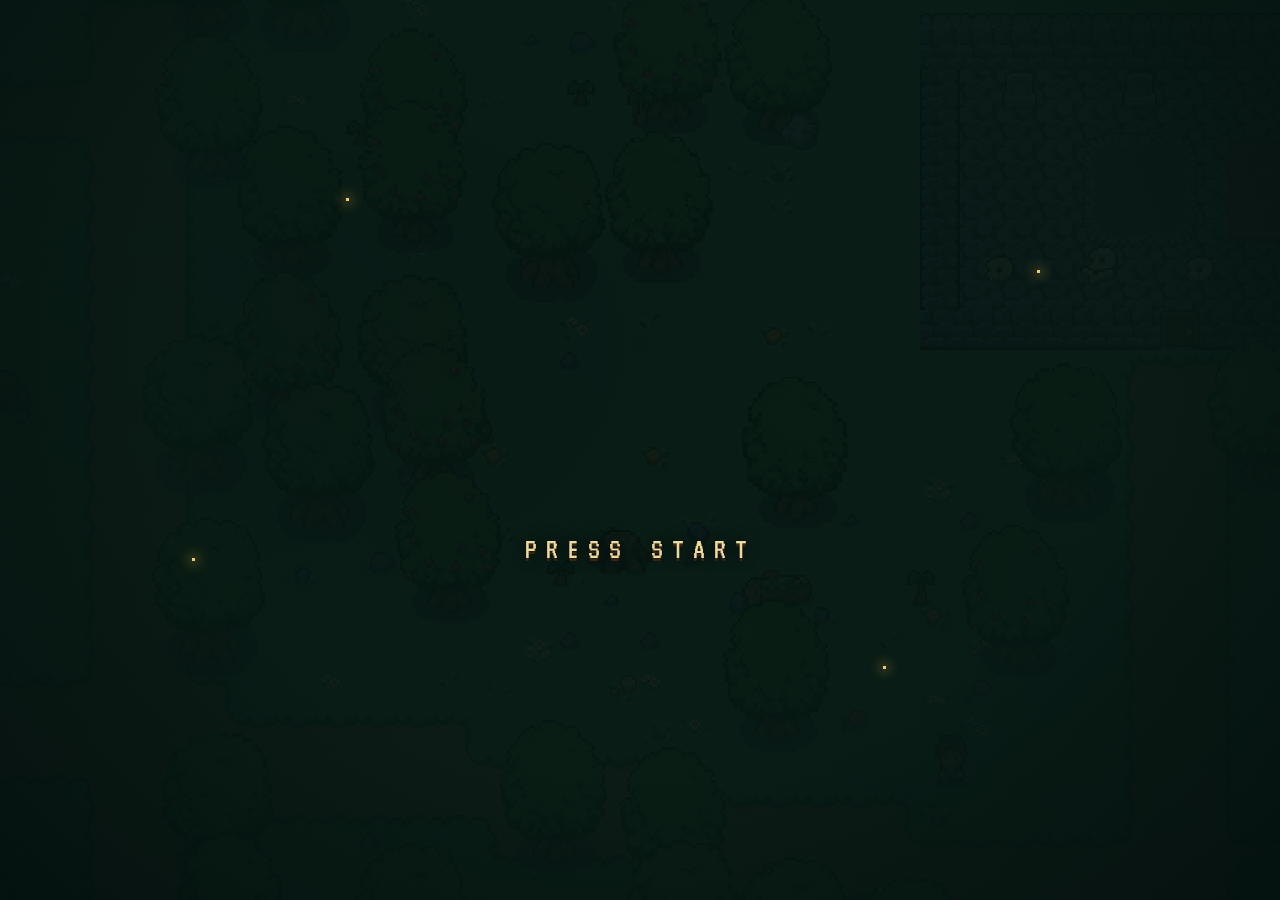
<file: index.html>
<!doctype html>
<html lang="en">
<head>
<meta charset="utf-8">
<meta name="viewport" content="width=device-width,initial-scale=1,viewport-fit=cover">
<meta name="theme-color" content="#102a22">
<meta name="apple-mobile-web-app-capable" content="yes">
<title>Mystic Woods · Endless Wilds</title>
<script>
// This build's version, stamped by tools/build_web.sh. fresh.js asks for every file by it, and moves an older page to the newest release.
window.WILDS_BUILD='412e9be';
</script>
<script src="fresh.js?v=412e9be"></script>
<link rel="preload" href="PixelifySans.ttf" as="font" type="font/ttf" crossorigin>
<link rel="preload" href="title-sword.png" as="image">
<script>
// Stage the title before first paint: PRESS START over the hushed forest, then the reveal, unless the player prefers reduced motion. The script after #start plays them.
document.documentElement.classList.add('gate');if(!matchMedia('(prefers-reduced-motion: reduce)').matches)document.documentElement.classList.add('intro','wait');
</script>
<style>
@font-face{font-family:WildsText;src:url("VT323-Regular.ttf") format("truetype");font-weight:400;font-display:swap}
@font-face{font-family:WildsPixel;src:url("PixelifySans.ttf") format("truetype");font-weight:400 700;font-display:swap}
*{box-sizing:border-box}html,body{margin:0;width:100%;height:100%;background:#091b17;color:#f1e6c6;font-family:WildsText,monospace;font-size:22px;overflow:hidden;overscroll-behavior:none}canvas{display:block;width:100%;height:100%;outline:none;touch-action:none}button,input{font:inherit}button{cursor:pointer}button:disabled{opacity:.65;cursor:wait}[hidden]{display:none!important}
#start,#rotate{position:fixed;inset:0;z-index:5}#start{display:grid;place-items:center;text-align:center;padding:24px;isolation:isolate;background:#142a20}#start:before{content:"";position:absolute;inset:0;z-index:-3;background:url('title-forest.png') 0 50%/max(125vw,160vh) auto;image-rendering:pixelated}#start:after{content:"";position:absolute;inset:0;z-index:-2;background:radial-gradient(ellipse at 50% 38%,#071b1880 0%,#081c17b8 55%,#04110fec 100%)}
.title-content{width:min(620px,100%);padding:24px 12px 40px;position:relative}.eyebrow{display:flex;align-items:center;justify-content:center;gap:18px;color:#d6c28d;text-transform:uppercase;letter-spacing:.35em;font-size:22px;font-weight:600;margin:0 0 22px}.eyebrow:before,.eyebrow:after{content:"";width:42px;height:1px;background:#bb9b56}h1{position:relative;font-family:WildsPixel,monospace;font-weight:700;text-transform:uppercase;font-size:clamp(48px,9vw,96px);line-height:.9;letter-spacing:-.045em;margin:0;color:#efda9f;text-shadow:0 .043em #9a6a2c,0 .086em #3a2412}.logo{display:block;pointer-events:none}.logo>span{display:block;white-space:nowrap}.logo b{display:inline-block;position:relative;margin-left:var(--k,0);font-weight:inherit}.sr{position:absolute;width:1px;height:1px;overflow:hidden;clip-path:inset(50%);white-space:nowrap;text-transform:none} .subtitle{color:#dbcea4;letter-spacing:.42em;text-transform:uppercase;font-size:clamp(12px,2vw,17px);margin:28px 0 36px;padding-left:.42em}.primary{display:block;margin:0 auto;width:min(310px,100%);min-height:64px;background:linear-gradient(#d2b678,#a98a4c);border:2px solid #eddca4;color:#172a21;box-shadow:0 5px #5b4728,0 8px 24px #06120e;font-family:WildsText,monospace;font-weight:400;font-size:28px;transition:filter .15s,transform .15s}@media(hover:hover){.primary:hover{filter:brightness(1.12);transform:translateY(-1px)}}.menu-links{display:flex;flex-wrap:wrap;gap:12px;justify-content:center;margin-top:25px}.secondary{color:#e5dcc1;background:#0c251dd9;border:1px solid #70806a;padding:12px 22px;min-height:46px;font-size:22px}@media(hover:hover){.secondary:hover{background:#294334}}.footnote{position:absolute;bottom:max(18px,env(safe-area-inset-bottom));left:20px;right:20px;color:#a8bba7;font-size:22px;letter-spacing:.1em}#status{font-size:22px;color:#efe0b7;max-width:400px;margin:20px auto 0;line-height:1.5}#status:empty{display:none}progress{display:block;margin:14px auto 0;width:240px;accent-color:#d4b575}.mote{position:absolute;width:3px;height:3px;background:#efca76;box-shadow:0 0 12px 3px #dbab4166;z-index:-1;animation:drift 7s ease-in-out infinite;pointer-events:none}.mote:nth-child(1){left:15%;top:62%}.mote:nth-child(2){left:81%;top:30%;animation-delay:-3s}.mote:nth-child(3){left:69%;top:74%;animation-delay:-5s}.mote:nth-child(4){left:27%;top:22%;animation-delay:-1s}@keyframes drift{0%,100%{transform:translate(0,0);opacity:.25}50%{transform:translate(12px,-22px);opacity:1}}
dialog{background:#10291f;color:#eee4c8;border:2px solid #b49b5f;box-shadow:0 12px 80px #0009;padding:30px;width:min(480px,calc(100% - 32px));max-height:90dvh;overflow:auto}#help-dialog{width:min(600px,calc(100% - 32px))}dialog::backdrop{background:#04110edb}dialog h2{font-family:WildsText,monospace;font-size:30px;color:#efda9f;margin:0 0 24px}dialog h3{font-size:22px;text-transform:uppercase;letter-spacing:.15em;color:#c7b784;margin:16px 0 8px}dialog p{line-height:1.35;font-size:22px;color:#cfdbc9}dialog button{margin-top:14px}dialog label{display:block;margin:22px 0;text-align:left;font-size:24px}dialog input{display:block;width:100%;margin-top:16px;accent-color:#d4b575}output{float:right;color:#d2bc87}#rotate{display:none;background:#102a22;align-items:center;justify-content:center;flex-direction:column;text-align:center;padding:30px;z-index:10}#rotate h2{font-family:WildsPixel,monospace;color:#ead6a0;font-size:30px}#rotate p{color:#b9c9b8}@media(orientation:portrait) and (pointer:coarse){#rotate{display:flex}}@media(max-height:580px){.title-content{padding:5px 0 22px}.eyebrow{margin-bottom:12px}h1{font-size:clamp(42px,12vh,70px)}.subtitle{margin:18px 0 24px}.primary{min-height:55px}.menu-links{margin-top:18px}.footnote{bottom:10px}}@media(max-height:400px){.footnote{display:none}}@media(prefers-reduced-motion:reduce){.mote{animation:none}.primary{transition:none}}
.modes{display:flex;flex-wrap:wrap;gap:16px;justify-content:center}.modes .primary{margin:0;width:min(260px,100%)}.primary.endless{background:linear-gradient(#5e7a5a,#3e5a3e);border-color:#a9c29b;color:#f1e6c6;box-shadow:0 5px #22341f,0 8px 24px #06120e}#name-dialog{width:min(660px,calc(100% - 32px))}#name-dialog p{margin:0 0 6px}#name-dialog input{font-size:30px;padding:10px 14px;background:#081c16;color:#efda9f;border:2px solid #70806a}#name-dialog .actions{display:flex;flex-direction:row-reverse;gap:12px;justify-content:flex-end}#name-dialog .actions .primary{margin:14px 0 0;width:auto;min-height:46px;padding:0 26px;font-size:24px}#name-dialog input:focus{border-color:#d6b566}
/* The name box's letters (pad.js), as A Link to the Past's: a controller types from them, a finger taps them. The selected letter wears the selection's frame. */
.letters{display:grid;grid-template-columns:repeat(13,minmax(0,1fr));gap:4px;margin:-6px 0 12px}.letters button{margin:0;min-width:0;height:40px;padding:0;background:#0c251d;border:2px solid #4f6b52;color:#eee5c7;font-size:26px;line-height:1}@media(hover:hover){.letters button:hover{background:#294334}}.letters .space{grid-column:3/span 6;font-size:22px}.letters .delete{grid-column:9/span 5;font-size:22px}:is([data-lead=keys],[data-lead=pad]) .letters button.selected{position:relative;z-index:1;background:#304d36;color:#fff0b8}
/* What a controller's buttons do here, on key caps like the game's, while one leads. */
.pad-hints{display:none;flex-wrap:wrap;gap:6px 22px;justify-content:flex-end;margin:14px 0 0!important;color:#a49e90;font-size:20px}[data-lead=pad] .pad-hints{display:flex}.pad-hints kbd{font:inherit;color:#eee5c7;background:#183a2e;border:2px solid #b88a45;padding:0 7px;margin-right:8px}
/* A gentle no: a name too long, or none at all. */
.shake{animation:shake .18s step-end}@keyframes shake{0%{transform:translateX(4px)}17%{transform:translateX(-4px)}33%{transform:translateX(3px)}50%{transform:translateX(-3px)}67%{transform:translateX(2px)}83%,to{transform:none}}@media(prefers-reduced-motion:reduce){.shake{animation:none}}
#news-dialog{width:min(620px,calc(100% - 32px))}#news-dialog h3{text-transform:none;letter-spacing:0;font-size:26px;margin:4px 0 18px}#news-dialog .release-date{color:#7a5f45;font-size:20px;margin:0 0 6px}#news-dialog ul{padding-left:24px;margin:0;line-height:1.35}#news-dialog li{padding-left:4px;margin:0 0 14px;color:#33241a}#news-dialog li::marker{color:#7d5a1e}#news-dialog .build-version{margin:22px 0 0;font-size:16px}#news-dialog article+article{border-top:2px solid #c19a5f;padding-top:22px;margin-top:22px}
/* Title art: the legendary sword behind the logo at a whole-pixel scale that grows with the logo (2x, 3x and 4x once the logo is 64, 120 and 168px), twinkles on its gem and point, a drifting canopy shade, and the reveal's dusk and flash layers.
   Above the phone layout the logo grows with the screen up to 192px, as long as the menu still fits under it with the browser's toolbars showing (svh); under 672px tall it grows faster, up to 120px, so short laptop screens keep a big title. The title row spans the full width, so a wide logo stays centred.
   The forest backdrop is drawn a little larger than the screen, from its left edge, so the stone ruin frames the right side instead of sitting behind the logo.
   The blade runs through the second O and the guard's tips tuck one font pixel (.09em) behind the S and T. The sword sheet holds the hilt, the 45-degree point and a plain blade slice that repeats between them, so the point always clears WOODS by --t sword pixels (ten on phones, eleven above, so a few rows of straight blade show before the point); then the reveal's star frames and blade glint.
   The caption moves up by the room the hilt takes, into the title's top padding (the phone layout also trims the menu's spacing), and the subtitle keeps clear of the point.
   The letters are gold: a copy of each (data-c) paints a three-band ramp over it, one band per stroke row, over a one-font-pixel extrusion.
   The bold C's opening is a hairline its own extrusion fills, so it read as an O: its right wall is cut open, and the upper stub ends in painted extrusion. */
#start{--s:1;--t:10}@media(min-height:581px){#start{--t:11}}@media(min-width:582px) and (min-height:581px){#start{--s:2}}@media(min-width:1091px) and (min-height:672px){#start{--s:3}}@media(min-width:1527px) and (min-height:840px){#start{--s:4}}
@media(min-height:581px){h1{font-size:clamp(48px,min(11vw,50vh - 216px),192px);font-size:clamp(48px,min(11vw,50svh - 216px),192px);margin:0 calc(50% - 50vw) calc(19px + 10px*var(--s) - .12em)}}@media(min-height:581px) and (max-height:671px){h1{font-size:clamp(48px,min(11vw,50vh - 197px),120px);font-size:clamp(48px,min(11vw,50svh - 197px),120px)}}
@supports ((-webkit-background-clip:text) or (background-clip:text)){.logo b:before{content:attr(data-c);position:absolute;left:0;top:0;color:#0000;text-shadow:none;background:linear-gradient(#fbe6ae .329em,#f0d08a .329em .585em,#d29e48 .585em);-webkit-background-clip:text;background-clip:text}.logo b[data-c=C]:before{background:linear-gradient(#9a6a2c 50%,#3a2412 0) .4em .349em/.2em .086em no-repeat,linear-gradient(#fbe6ae .329em,#f0d08a .329em .585em,#d29e48 .585em);-webkit-background-clip:text;background-clip:text}}
.logo b[data-c=C]{clip-path:polygon(-1em -1em,calc(100% + 1em) -1em,calc(100% + 1em) .435em,.4em .435em,.4em .542em,calc(100% + 1em) .542em,calc(100% + 1em) calc(100% + 1em),-1em calc(100% + 1em))}
.title-content{padding-top:max(0px,34px - 27px*var(--s))}.eyebrow{margin-bottom:calc(12px + 27px*var(--s))}.sword{position:absolute;z-index:-1;left:calc(50% - 20.5px*var(--s) + .11em);top:calc(.2em - 33px*var(--s));bottom:calc(.12em - 6px - var(--t)*var(--s)*1px);width:calc(41px*var(--s));padding:calc(38px*var(--s)) 0 calc(24px*var(--s));background:url('title-sword.png') 0 0 no-repeat,url('title-sword.png') calc(-41px*var(--s)) 100% no-repeat,url('title-sword.png') calc(-82px*var(--s)) 0 repeat-y content-box;background-size:calc(216px*var(--s)) calc(38px*var(--s));image-rendering:pixelated;pointer-events:none}
@media(max-height:580px){.title-content{padding-top:0}.eyebrow{margin-bottom:calc(5px + 27px*var(--s))}.subtitle{margin:14px 0 16px}.menu-links{margin-top:15px}}
.twinkle{position:absolute;left:calc((var(--px) - 7)*var(--s)*1px);top:calc((var(--py) - 7)*var(--s)*1px);width:calc(16px*var(--s));height:calc(16px*var(--s));background:url('sparkle.png') 0 0/auto 100% no-repeat;image-rendering:pixelated;opacity:0;animation:glimmer 8s var(--d) infinite}.tip{top:calc(100% - 8px*var(--s))}
.shade,.dusk,.flash{position:absolute;pointer-events:none}.shade{inset:-25% -60%;z-index:-3;background:radial-gradient(26% 32% at 32% 42%,#020d0a59,#0000),radial-gradient(20% 28% at 70% 64%,#020d0a40,#0000);animation:canopy 48s ease-in-out infinite alternate}.dusk{inset:0;z-index:-2;background:#020a08;opacity:0}.flash{inset:0;z-index:1;background:#fffbe8;opacity:0}
@media(prefers-reduced-motion:reduce){.shade,.twinkle{animation:none}}@keyframes canopy{from{transform:translateX(-10%)}to{transform:translateX(10%)}}@keyframes glimmer{0%{opacity:1;background-position:0 0;animation-timing-function:steps(5)}4.5%{opacity:1;background-position:calc(-80px*var(--s)) 0}4.51%,to{opacity:0}}
/* Title reveal, under 3 s: the letters stamp in and the sword drops behind them. It stops dead, ringing on that frame (title-sound.js), and the title block recoils for three frames, then one cream frame lifts the dusk and fades out in steps.
   A stepped white shine band crosses the letters from the M's first frame; where it crosses the blade a glint slash runs down the steel behind them in step with it,
   a star flares on the point, holds at full size for six frames and fades, and the menu fades up.
   Every animation ends on the resting style, so settling (removing .intro) changes nothing on screen. Buttons only fade, so a click always lands where it aims.
   Each logo letter is its own <b> so it can stamp; --k on a letter puts back the font kerning the split loses, and --lx/--ly (set by the script) place its copy under the one shine band, which moves two font pixels a frame.
   The glint's place is the band's: the band's centre line meets the blade (.11em right of centre) 2u lower each frame (u = one font pixel, .0902em), and the steel starts at .2em. */
.intro .dusk{animation:dawn 1.44s backwards}.intro .flash{animation:flash .1s step-end 1.42s}.intro .title-content{animation:thump .06s step-end 1.37s}
.intro .eyebrow{animation:rise .5s ease-out .05s backwards}.intro .eyebrow:before,.intro .eyebrow:after{animation:rule .55s cubic-bezier(.2,.7,.3,1) .15s backwards;transform-origin:100% 50%}.intro .eyebrow:after{transform-origin:0 50%}
.intro .logo b{animation:stamp .22s calc(.25s + var(--i)*.045s) backwards}
@supports ((-webkit-background-clip:text) or (background-clip:text)){.intro .logo b:after{content:attr(data-c);position:absolute;left:0;top:0;color:#0000;text-shadow:none;background:url("data:image/svg+xml,%3Csvg xmlns='http://www.w3.org/2000/svg' viewBox='0 0 24 21' shape-rendering='crispEdges'%3E%3Cpath fill='%23fff2c0' d='M20 [base64]'/%3E%3Cpath fill='%23fff' d='M21 [base64]'/%3E%3C/svg%3E") 0 0/2.165em 1.894em no-repeat;-webkit-background-clip:text;background-clip:text;animation:shine .45s steps(27) 1.52s both}}
.intro .sword{animation:plunge .42s cubic-bezier(.4,0,.8,.6) .95s backwards}.intro .sword:after{content:"";position:absolute;inset:calc(33px*var(--s)) calc(16px*var(--s)) calc(5px*var(--s));background:url('title-sword.png') calc(-207px*var(--s)) 0/calc(216px*var(--s)) calc(38px*var(--s)) no-repeat;animation:glint .45s steps(27) 1.52s both}
.intro h1:after{content:"";position:absolute;left:calc(50% + .11em - 10.5px*var(--s));bottom:calc(.12em - 6px - (var(--t) + 10)*var(--s)*1px);width:calc(21px*var(--s));height:calc(21px*var(--s));background:url('title-sword.png') calc(-123px*var(--s)) 0/calc(216px*var(--s)) calc(38px*var(--s)) no-repeat;image-rendering:pixelated;opacity:0;pointer-events:none;animation:star .39s step-end 1.84s}
.intro .subtitle{animation:rise .45s ease-out 2.1s backwards}.intro .modes .primary{animation:appear .4s ease-out 2.2s backwards}.intro .modes .endless{animation-delay:2.28s}.intro .menu-links button{animation:appear .4s ease-out 2.36s backwards}.intro .menu-links button+button{animation-delay:2.42s}.intro .menu-links button+button+button{animation-delay:2.48s}.intro .footnote{animation:appear .45s ease-out 2.5s backwards}
.wait #start :not(.mote,.shade,.blink),.wait #start *:before,.wait #start *:after{animation-play-state:paused!important}
@keyframes dawn{from,to{opacity:.86}}@keyframes flash{0%{opacity:1}33.3%{opacity:.66}66.6%,to{opacity:.33}}@keyframes thump{from,to{transform:translateY(calc(3px*var(--s)))}}@keyframes rise{from{opacity:0;transform:translateY(8px)}}@keyframes rule{from{transform:scaleX(0)}}@keyframes appear{from{opacity:0}}
@keyframes stamp{0%{opacity:0;transform:translateY(-.24em);animation-timing-function:cubic-bezier(.5,0,1,.6)}1%{opacity:1}60%{transform:translateY(.03em);animation-timing-function:ease-out}to{transform:none}}@keyframes plunge{from{transform:translateY(calc(-50vh - 50%))}}@keyframes glint{from{background-position-y:calc(-1.7496em - 5.5px*var(--s))}to{background-position-y:calc(3.1216em - 5.5px*var(--s))}}@keyframes star{0%,to{opacity:1;background-position-x:calc(-123px*var(--s))}8.5%,80%{background-position-x:calc(-144px*var(--s))}21%,67%{background-position-x:calc(-165px*var(--s))}41%{background-position-x:calc(-186px*var(--s))}92%{background-position-x:calc(-123px*var(--s))}}@keyframes shine{from{background-position:calc(-3.4892em - var(--lx,9em)) calc(.0198em - var(--ly,0em))}to{background-position:calc(1.3821em - var(--lx,9em)) calc(.0198em - var(--ly,0em))}}
/* PRESS START (title-sound.js): the title waits, its menu hidden and the forest dimmed and hushed, its motes still drifting, for any key, click, tap or controller button, which lets its sound play.
   The whole screen is its button, so a tap anywhere presses it and the tap's click lands on it, not on the menu showing under it; then it goes. It blinks in the game's lettering, two thirds on and one off. */
#press-start{position:absolute;inset:0;z-index:2;display:flex;align-items:center;justify-content:center;margin:0;padding:22vh 12px 0;background:none;border:0;outline:none;box-shadow:none;color:#efda9f;font-family:WildsText,monospace;font-size:30px;letter-spacing:.3em;text-transform:uppercase;text-shadow:0 3px #3a2412,0 0 14px #020a08;cursor:pointer;-webkit-tap-highlight-color:transparent}
html:not(.gate) #press-start{color:transparent;text-shadow:none;cursor:auto}.gate .title-content,.gate .footnote{visibility:hidden}.gate .dusk{opacity:.86}
.blink{animation:blink 1.2s step-end infinite}@keyframes blink{67%{opacity:0}}@media(prefers-reduced-motion:reduce){.blink{animation:none}}
</style>
<link rel="stylesheet" href="ui-toolkit.css?v=412e9be">
<link id="-gd-engine-icon" rel="icon" type="image/png" href="index.icon.png" />
<link rel="apple-touch-icon" href="index.apple-touch-icon.png"/>

</head>
<body>
<canvas id="canvas" tabindex="0" aria-label="Mystic Woods game"></canvas>
<aside id="update-note" role="status" aria-live="polite" hidden><h2>A new update is here!</h2><p>Refresh to play the newest Wilds. Your Endless run picks up again from the start of this floor.</p><div class="actions"><button type="button" class="primary refresh">Refresh</button><button type="button" class="secondary later">Later</button></div></aside>
<section id="start" aria-label="Title screen">
<i class="mote" aria-hidden="true"></i><i class="mote" aria-hidden="true"></i><i class="mote" aria-hidden="true"></i><i class="mote" aria-hidden="true"></i><i class="shade" aria-hidden="true"></i><i class="dusk" aria-hidden="true"></i><i class="flash" aria-hidden="true"></i>
<div class="title-content"><p class="eyebrow">The adventure awaits</p><h1><i class="sword" aria-hidden="true"><i class="twinkle" style="--px:20;--py:25;--d:6s"></i><i class="twinkle tip" style="--px:20;--d:7s"></i></i><span class="sr">Mystic Woods</span><span class="logo" aria-hidden="true"><span><b style="--i:0" data-c="M">M</b><b style="--i:1;--k:-.03em" data-c="Y">Y</b><b style="--i:2;--k:-.02em" data-c="S">S</b><b style="--i:3;--k:-.02em" data-c="T">T</b><b style="--i:4" data-c="I">I</b><b style="--i:5;--k:-.02em" data-c="C">C</b></span><span><b style="--i:6" data-c="W">W</b><b style="--i:7" data-c="O">O</b><b style="--i:8" data-c="O">O</b><b style="--i:9" data-c="D">D</b><b style="--i:10" data-c="S">S</b></span></span></h1><p class="subtitle">Choose your path</p><div class="continue-row" id="continue-row" hidden><button class="primary endless" id="continue" data-mode="continue">Continue</button></div><div class="modes"><button class="primary" id="play" data-mode="story">Story Mode</button><button class="primary endless" id="endless" data-mode="endless">Endless Wilds</button></div><nav class="menu-links" aria-label="Game menus"><button class="secondary" id="help"><img src="parchment/pad.png" alt="" aria-hidden="true">How to play</button><button class="secondary" id="sound"><img src="parchment/speaker.png" alt="" aria-hidden="true">Sound</button><button class="secondary" id="news"><img src="parchment/star.png" alt="" aria-hidden="true">What's new</button></nav><p id="status" role="status"></p><progress id="progress" aria-label="Loading game" hidden></progress></div>
<p class="footnote">A little courage. A little luck. One more depth.</p>
<button id="press-start" type="button"><span class="blink">Press start</span></button></section>
<script src="title-sound.js?v=412e9be"></script>
<script>
// Title: the forest waits, hushed, behind PRESS START for any key, click, tap or controller button (pad.js), and that press lets the title's sound play (title-sound.js).
// The reveal plays once the title can be seen, and settles; another press settles it at once, though not in the first half second, so a double press still sees it.
// The sword rings on the frame it stops dead, and the title theme follows. Without title-sound.js the title plays as it always has, in silence.
(()=>{
 const root=document.documentElement,Title=window.WildsTitleSound,prompt=document.getElementById('press-start'),content=document.querySelector('.title-content');
 const sound=window.titleSound=Title?Title.create(window):null,art=loaded();
 let timer,skips=()=>{};
 if(Title){content.inert=true;Title.gate(window,open,prompt);Title.watch(document,'plunge',()=>sound.land());}
 else open(null);

 // The press: PRESS START goes, the sound wakes, and the title shows once it can be seen.
 function open(press){
  root.classList.remove('gate');content.inert=false;
  if(sound)sound.unlock();
  shield(press);
  if(Title&&root.classList.contains('intro')){const from=performance.now()+500;skips=Title.presses(window,()=>{if(performance.now()>=from)settle();});}
  art.then(()=>onScreen(show));
 }
 // A tap's click comes after its press: it lands on PRESS START, not on the menu showing under it, and PRESS START goes.
 function shield(press){
  if(!press||press.type!=='pointerdown'){prompt.hidden=true;return;}
  prompt.addEventListener('click',()=>{prompt.hidden=true;},{once:true});
  setTimeout(()=>{prompt.hidden=true;},700);
 }
 // The reveal plays; without it, for reduced motion, the title is simply there, and the sword rings at once.
 function show(){
  if(!root.classList.contains('intro'))return sound&&sound.land();
  placeShine();root.classList.remove('wait');timer=setTimeout(settle,3000);
 }
 function settle(){root.classList.remove('intro','wait');clearTimeout(timer);skips();if(sound)sound.land();}

 // The logo font and sword art, or 1.2 s, whichever comes first.
 function loaded(){
  const sword=new Image();sword.src='title-sword.png';
  const art=Promise.all([document.fonts.load('700 1em WildsPixel'),sword.decode()]).catch(()=>{});
  return Promise.race([art,new Promise(done=>setTimeout(done,1200))]);
 }
 // A visible tab, and no rotate prompt.
 function onScreen(reveal){
  const upright=matchMedia('(orientation:portrait) and (pointer:coarse)');
  if(document.hidden)return document.addEventListener('visibilitychange',()=>onScreen(reveal),{once:true});
  if(upright.matches)return upright.addEventListener('change',()=>onScreen(reveal),{once:true});
  reveal();
 }
 // Gives each logo letter its place (in em from the logo's centre), so one shine band crosses them all.
 function placeShine(){
  const h1=document.querySelector('h1'),em=parseFloat(getComputedStyle(h1).fontSize);
  for(const letter of document.querySelectorAll('.logo b')){
   letter.style.setProperty('--lx',(letter.offsetLeft-h1.clientWidth/2)/em+'em');
   letter.style.setProperty('--ly',letter.offsetTop/em+'em');
  }
 }
})();
</script>
<dialog id="help-dialog" aria-labelledby="help-title" data-pad="scroll"><header class="plate"><h2 id="help-title" tabindex="-1">Find your way</h2><button type="button" class="close" aria-label="Close"></button></header><div class="scroll"><h3>Touch</h3><p>Left thumb to move. Tap the sword to attack; hold it, then let go, to spin.<br>Use the boot to dash and the hand to interact.</p><h3>Controller</h3><p>Left stick to move. A / Cross to attack; hold, then let go, to spin.<br>B / Circle to dash. X / Square to interact.<br>Right middle button to pause, left middle button for your bag.<br>In menus, the D-pad picks, A chooses and B goes back. In your bag, A picks gear up and A again puts it down.</p><h3>Keyboard</h3><p>WASD or arrows to move. Space to attack; hold, then let go, to spin.<br>Shift to dash. E to interact. Escape to pause. I for your bag.</p><h3>Two players</h3><p>Play with a controller, then press any button on a second one: Charlotte jumps in as Player 2 with her own hearts. If she faints, stand by her to help her up. Unplug her controller and she steps out.</p><p>Lift a pot with interact, then attack or interact to throw it.</p><p>Story Mode: follow the goal under your hearts. Finding Luke is only the start! Your skills, materials and crafted gear are saved.</p><p>Endless Wilds: defeat enemies to open the way down. Every run starts fresh, with an empty bag, no gold and every skill back at level 1.</p><p>Save your coins for the Wayfarer's Rest, a shop on every tenth floor.</p></div><form method="dialog"><button class="secondary">Back</button></form></dialog>
<dialog id="sound-dialog" aria-labelledby="sound-title"><header class="plate"><h2 id="sound-title" tabindex="-1">Sounds of the Wilds</h2><button type="button" class="close" aria-label="Close"></button></header><div class="scroll"><label>Music <output id="music-value">55%</output><input id="music" type="range" min="0" max="100" step="5" value="55"></label><label>Effects <output id="effects-value">75%</output><input id="effects" type="range" min="0" max="100" step="5" value="75"></label></div><form method="dialog"><button class="secondary">Done</button></form></dialog>
<dialog id="name-dialog" aria-labelledby="name-title"><header class="plate"><h2 id="name-title" tabindex="-1">Who are you?</h2><button type="button" class="close" aria-label="Close"></button></header><div class="scroll"><p>You are the oldest of three. Charlotte and Luke are counting on you.</p><p id="story-saved" hidden>Welcome back! Pick up where you left off, or start the story over from the very beginning.</p><form method="dialog" id="name-form"><label>Your name<input id="hero-name" type="text" maxlength="12" autocomplete="off" spellcheck="false" required></label><div class="letters" id="name-letters" role="group" aria-label="Letters for your name"></div><div class="actions"><button class="primary" id="story-go" value="go">Begin</button><button class="secondary" id="new-story" value="new" hidden>New story</button><button class="secondary" value="cancel" formnovalidate>Back</button></div><p class="pad-hints" aria-hidden="true"><span><kbd>A</kbd>Type</span><span><kbd>B</kbd>Delete</span><span><kbd>Start</kbd><span id="start-hint">Begin</span></span></p></form></div></dialog>
<dialog id="news-dialog" aria-labelledby="news-title" data-pad="scroll"><header class="plate"><h2 id="news-title" tabindex="-1">What's new</h2><button type="button" class="close" aria-label="Close"></button></header><div class="scroll"><div id="news-content"><p>Recent updates are temporarily unavailable.</p></div><p class="release-date build-version" id="build-version" hidden></p></div><form method="dialog"><button class="secondary">Back</button></form></dialog>
<section id="rotate"><h2>Turn your iPad sideways</h2><p>The forest plays best in landscape.</p></section>
<script src="pad.js?v=412e9be"></script>
<script src="changelog.js?v=412e9be"></script>
<script src="wasm-loader.js?v=412e9be"></script>
<script src="index.js?v=412e9be"></script>
<script>
const releases=window.WILDS_CHANGELOG;
if(Array.isArray(releases)&&releases.length){
 const content=document.getElementById('news-content');content.replaceChildren();
 for(const release of releases.slice(0,3)){
  const article=document.createElement('article'),date=document.createElement('p'),heading=document.createElement('h3'),list=document.createElement('ul');
  date.className='release-date';date.textContent=release.date;heading.textContent=release.title;
  for(const change of release.changes){const item=document.createElement('li');item.textContent=change;list.append(item);}
  article.append(date,heading,list);content.append(article);
 }
}
const version=document.getElementById('build-version');
if(window.WildsFresh&&WildsFresh.VERSION.test(window.WILDS_BUILD)){version.textContent='Version '+window.WILDS_BUILD;version.hidden=false;}
// A release that goes out while the page is open (fresh.js watch()): a note off to the side, in the menus' parchment, offers a refresh to it; Later puts it away until a newer one.
const updateNote=document.getElementById('update-note');
if(window.WildsFresh&&WildsFresh.watch)WildsFresh.watch(window,(next)=>{updateNote.querySelector('.refresh').onclick=()=>location.replace(next);updateNote.hidden=false;});
updateNote.querySelector('.later').addEventListener('click',()=>{updateNote.hidden=true;if(document.getElementById('start').hidden)document.getElementById('canvas').focus();});
const config={"args":[],"canvasResizePolicy":2,"emscriptenPoolSize":8,"ensureCrossOriginIsolationHeaders":true,"executable":"index","experimentalVK":false,"fileSizes":{"index.pck":10609796,"index.wasm":39514754},"focusCanvas":true,"gdextensionLibs":[],"godotPoolSize":4};
const engine=new Engine(config);
const play=document.getElementById('play'),status=document.getElementById('status'),progress=document.getElementById('progress');
// Controllers and the keyboard's arrows on the title screen (pad.js); the page still works without it.
const Pad=window.WildsPad||{init(){},suspend(){},resume(){},opened(){return false;}};
Pad.init(window);
// The title's sound (title-sound.js): the sliders set it live, and its theme dips under a window, but for the Sound window, where it plays as they set it.
const Sound=window.titleSound||{level(){},duck(){},fadeOut(){}};
const dialogs=[...document.querySelectorAll('dialog')],quieted=()=>Sound.duck(dialogs.some(dialog=>dialog.open&&dialog.id!=='sound-dialog'));
for(const dialog of dialogs)new MutationObserver(quieted).observe(dialog,{attributes:true,attributeFilter:['open']});
// Each window's X closes it, as B and Escape do (pad.js takes B; a controller's selection never goes to the X).
for(const close of document.querySelectorAll('dialog .close'))close.addEventListener('click',()=>close.closest('dialog').close());
for(const name of ['help','sound','news']) document.getElementById(name).addEventListener('click',()=>{const dialog=document.getElementById(name+'-dialog');dialog.showModal();if(!Pad.opened(dialog))dialog.querySelector('h2').focus();});
for(const kind of ['music','effects']){
 const slider=document.getElementById(kind),label=document.getElementById(kind+'-value');
 try{const saved=localStorage.getItem('wilds-'+kind);if(saved!==null&&Number.isFinite(Number(saved)))slider.value=Math.max(0,Math.min(100,Number(saved)*100));}catch{}
 const update=()=>{slider.style.setProperty('--fill',slider.value+'%');label.value=slider.value+'%';Sound.level(kind,Number(slider.value)/100);try{localStorage.setItem('wilds-'+kind,Number(slider.value)/100);}catch{}};
 slider.addEventListener('input',update);update();
}
const endless=document.getElementById('endless'),nameDialog=document.getElementById('name-dialog'),nameInput=document.getElementById('hero-name');
let closed=false;
play.addEventListener('click',()=>{
 if(closed)return location.reload();
 // Until the player gives theirs, the hero has the game's own name for them (story_mode.gd).
 try{nameInput.value=localStorage.getItem('wilds-hero-name')||'Robin';}catch{nameInput.value='Robin';}
 const saved=savedStory();
 document.getElementById('story-saved').hidden=!saved;
 document.getElementById('new-story').hidden=!saved;
 document.getElementById('story-go').textContent=document.getElementById('start-hint').textContent=saved?'Continue':'Begin';
 // Escape closes the box without a value, so only Begin, Continue or New story start the game.
 nameDialog.returnValue='';
 nameDialog.showModal();
 // A controller types from the letters. A finger taps them, or the name for the iPad's keyboard; keys type at once.
 if(Pad.opened(nameDialog))return;
 if(matchMedia('(pointer:coarse)').matches)return nameDialog.querySelector('h2').focus();
 nameInput.focus();nameInput.select();
});
nameDialog.addEventListener('close',()=>{
 const name=nameInput.value.trim(),choice=nameDialog.returnValue;
 if((choice!=='go'&&choice!=='new')||!name)return;
 try{localStorage.setItem('wilds-hero-name',name);}catch{}
 start([choice==='new'?'--new-story':'--story','--hero='+name]);
});
// True once a story has been started, so the name box can offer Continue or New story.
function savedStory(){
 try{const story=JSON.parse(localStorage.getItem('wilds-story')||'null');return !!story&&(story.intro_seen||Number(story.chapter)>0);}catch{return false;}
}
endless.addEventListener('click',()=>start([]));
// An Endless run saved at its last floor's start (scripts/run_save.gd) is offered first: CONTINUE picks it up where it was, its depth on the button.
const continueRow=document.getElementById('continue-row'),continueButton=document.getElementById('continue');
function savedRun(){try{const card=JSON.parse(localStorage.getItem('wilds-run-card')||'null');return card&&Number(card.depth)>=1?card:null;}catch{return null;}}
const run=savedRun();
if(run){continueButton.textContent='Continue · Depth '+Number(run.depth);continueRow.hidden=false;}
continueButton.addEventListener('click',()=>start(['--continue']));
async function start(args){
 // Dev link: ?map=N opens crypt layout N.
 const params=new URLSearchParams(location.search),map=params.get('map');
 if(map!==null&&/^[0-9]$/.test(map))args=args.concat(['--map='+map]);
 // ?perf=1 shows the frame meter; ?bench=1 runs the benchmark in the Wilds instead (scripts/perf).
 if(params.has('perf'))args=args.concat(['--perf']);
 // ?weather=shower or storm rains on every forest floor from its first frame, and clear keeps them all dry (scripts/fx/weather.gd).
 const weather=params.get('weather');
 if(weather==='shower'||weather==='storm'||weather==='clear')args=args.concat(['--weather='+weather]);
 // ?surprise=wayfarer, star or thief brings that surprise to every forest floor it can stand on, and ?surprise=off keeps them away (scripts/surprises/surprises.gd).
 const surprise=params.get('surprise');
 if(surprise==='wayfarer'||surprise==='star'||surprise==='thief'||surprise==='off')args=args.concat(['--surprise='+surprise]);
 if(params.has('bench'))args=['--bench'];
 // ?light=classic shows the woods in their classic light, with no sunbeams, twilight grade or miniature blur, and ?tilt=off keeps the light but leaves the view sharp edge to edge; either holds for the benchmark too (scripts/fx/light_and_air.gd).
 if(params.get('light')==='classic')args=args.concat(['--light=classic']);
 if(params.get('tilt')==='off')args=args.concat(['--tilt-shift=off']);
 play.disabled=endless.disabled=continueButton.disabled=true;status.textContent='Opening the forest…';progress.hidden=false;
 const reload=text=>{closed=true;play.textContent=text;play.disabled=false;endless.hidden=true;continueRow.hidden=true;};
 try {
  const missing=Engine.getMissingFeatures({threads:false});
  if(missing.length)throw new Error('This browser needs '+missing.join(', ')+'. Try updating iPadOS.');
  await engine.startGame({args:args.length?['--'].concat(args):[],onProgress:(current,total)=>{if(total>0){progress.max=total;progress.value=current;}},onExit:()=>{status.textContent='The game has closed. Reload to play again.';document.getElementById('start').hidden=false;reload('Reload game');Pad.resume();}});
  // The game has the controllers and the speakers from here, the title theme fading out as the forest appears; the title screen takes the controllers back if it closes.
  // A window opened while the forest loaded goes with the title screen.
  for(const dialog of document.querySelectorAll('dialog[open]'))dialog.close();
  document.getElementById('start').hidden=true;Pad.suspend();Sound.fadeOut();document.getElementById('canvas').focus();
 }catch(error){status.textContent='Could not open the game. '+error.message;reload('Reload and try again');progress.hidden=true;}
}
document.addEventListener('contextmenu',event=>event.preventDefault());
</script>
</body></html>
</file>
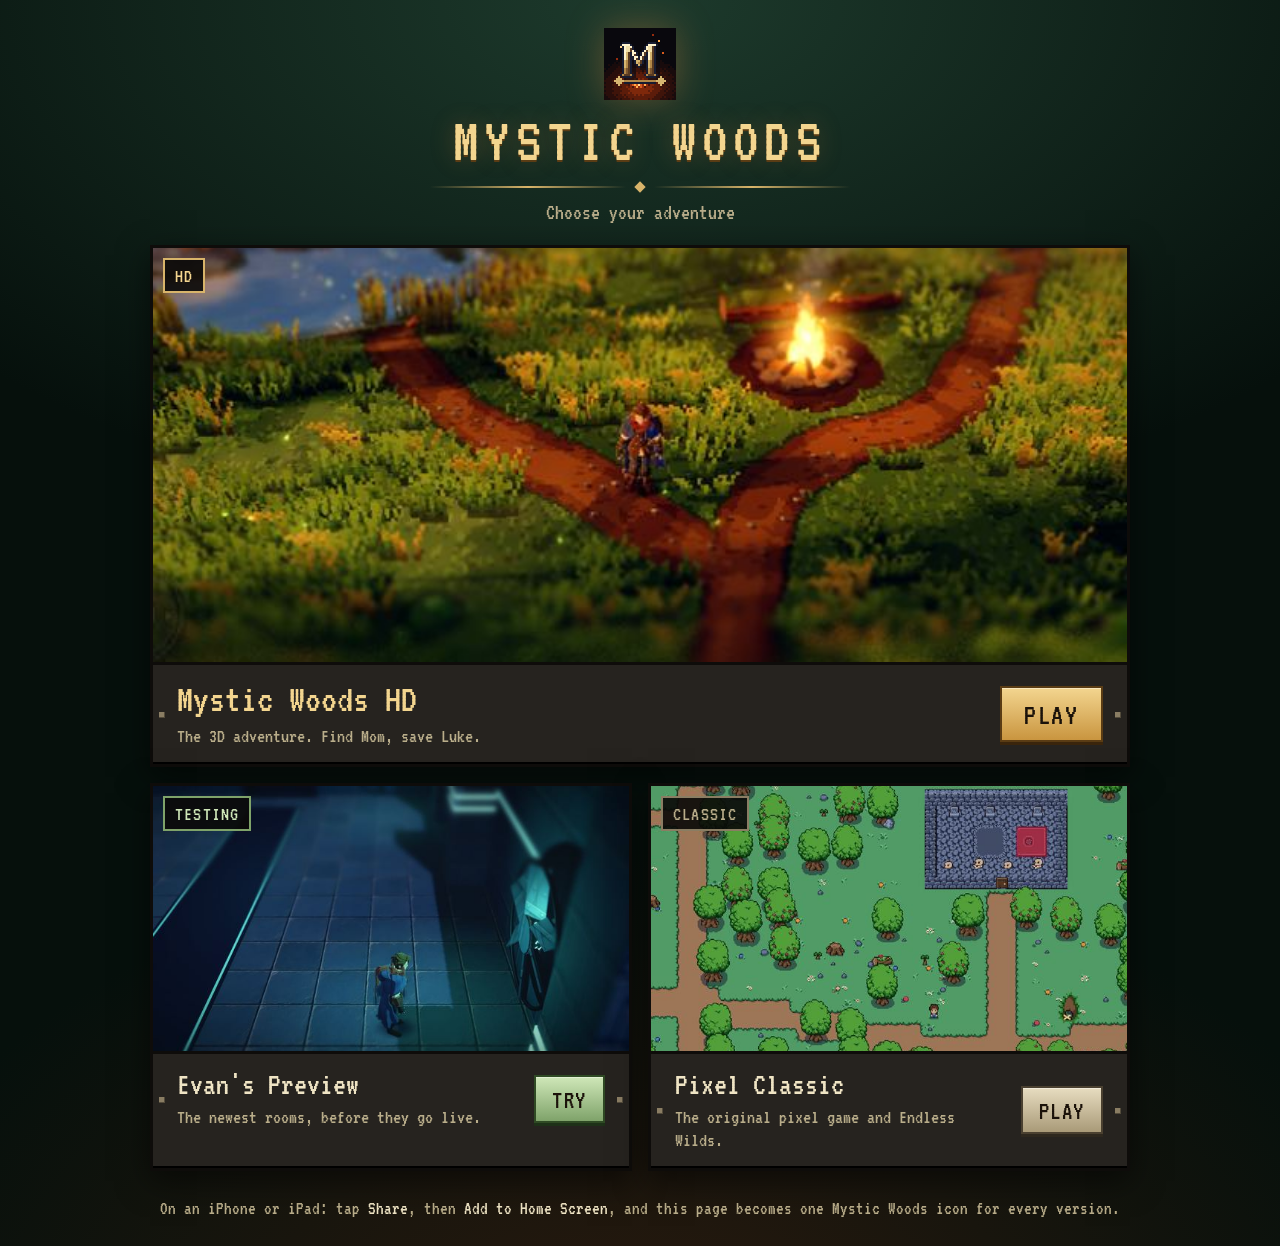
<file: lab/launcher/index.html>
<!doctype html>
<html lang="en">
<head>
<meta charset="utf-8">
<meta name="viewport" content="width=device-width,initial-scale=1,viewport-fit=cover">
<title>Mystic Woods</title>
<meta name="description" content="Pick which Mystic Woods to play: the HD game, Evan's preview, or the classic pixel game.">
<!-- Saved to a phone's or an iPad's home screen it opens like an app (the manifest's scope is the whole
     site, so the games open inside it too), and the icon is the HD title's M. -->
<meta name="apple-mobile-web-app-capable" content="yes">
<meta name="mobile-web-app-capable" content="yes">
<meta name="apple-mobile-web-app-status-bar-style" content="black-translucent">
<meta name="apple-mobile-web-app-title" content="Mystic Woods">
<meta name="theme-color" content="#0b1a15">
<link rel="apple-touch-icon" href="icon-180.png">
<link rel="icon" href="icon-180.png">
<link rel="manifest" href="manifest.webmanifest">
<link rel="preload" href="VT323-Regular.ttf" as="font" type="font/ttf" crossorigin>
<style>
@font-face{font-family:Woods;src:url("VT323-Regular.ttf") format("truetype");font-display:swap}
:root{
  --bg:#0b1a15;--bg-deep:#06100c;--ink:#efe4c4;--ink-dim:#b9ad8a;--gold:#d8b46a;--gold-hi:#f3d58f;
  --iron:#26231f;--iron-edge:#0e0c0a;--iron-hi:#4a443c;--rivet:#8a7d63;--ember:#e98a3c;--moss:#7fa36a;
}
*{box-sizing:border-box}
html,body{margin:0;min-height:100%;background:var(--bg-deep);color:var(--ink);font-family:Woods,monospace}
body{
  min-height:100dvh;
  background:
    radial-gradient(120% 70% at 50% 0%,#1d3a2c 0%,transparent 60%),
    radial-gradient(90% 60% at 50% 110%,#2a1a0e 0%,transparent 70%),
    var(--bg-deep);
  padding:max(20px,env(safe-area-inset-top)) max(16px,env(safe-area-inset-right)) max(24px,env(safe-area-inset-bottom)) max(16px,env(safe-area-inset-left));
  -webkit-tap-highlight-color:transparent;
}
main{max-width:980px;margin:0 auto}
header{text-align:center;margin:8px 0 22px}
.mark{width:72px;height:72px;image-rendering:pixelated;filter:drop-shadow(0 0 18px #e98a3c55)}
h1{font-weight:400;font-size:clamp(40px,9vw,64px);letter-spacing:.08em;margin:6px 0 0;line-height:1;
  color:var(--gold-hi);text-shadow:0 2px 0 #5a3c14,0 0 24px #e98a3c40}
.rule{display:flex;align-items:center;gap:10px;justify-content:center;margin:10px auto 0;width:min(420px,80%)}
.rule i{flex:1;height:2px;background:linear-gradient(90deg,transparent,var(--gold),transparent)}
.rule b{width:8px;height:8px;transform:rotate(45deg);background:var(--gold)}
.sub{color:var(--ink-dim);font-size:22px;margin:10px 0 0}
.games{display:grid;gap:16px;grid-template-columns:1fr 1fr}
a.game{
  display:flex;flex-direction:column;text-decoration:none;color:inherit;position:relative;
  background:var(--iron);border:3px solid var(--iron-edge);box-shadow:inset 0 2px 0 var(--iron-hi),inset 0 -2px 0 #000,0 10px 30px #0008;
  transition:transform .12s ease,box-shadow .12s ease;
}
a.game:hover,a.game:focus-visible{transform:translateY(-3px);box-shadow:inset 0 2px 0 var(--iron-hi),inset 0 -2px 0 #000,0 16px 40px #000a,0 0 0 2px var(--gold)}
a.game:active{transform:translateY(0) scale(.99)}
a.game:focus-visible{outline:none}
.game.main{grid-column:1/-1}
.shot{position:relative;aspect-ratio:16/9;overflow:hidden;border-bottom:3px solid var(--iron-edge);background:#000}
.shot img{width:100%;height:100%;object-fit:cover;display:block}
.game.main .shot{aspect-ratio:21/9}
.tag{position:absolute;top:10px;left:10px;font-size:20px;line-height:1;padding:6px 10px 5px;letter-spacing:.06em;
  background:#0b0908e6;border:2px solid var(--gold);color:var(--gold-hi)}
.tag.test{border-color:var(--moss);color:#cfe7b8}
.tag.old{border-color:var(--rivet);color:var(--ink-dim)}
.plate{display:flex;align-items:center;gap:14px;padding:14px 16px 16px;position:relative}
.plate:before,.plate:after{content:"";position:absolute;top:50%;width:6px;height:6px;margin-top:-3px;background:var(--rivet);box-shadow:inset -1px -1px 0 #0006}
.plate:before{left:6px}.plate:after{right:6px}
.words{flex:1;min-width:0;padding-left:8px}
.name{font-size:32px;line-height:1;color:var(--ink)}
.game.main .name{font-size:40px;color:var(--gold-hi)}
.what{font-size:20px;line-height:1.15;color:var(--ink-dim);margin-top:6px}
.play{flex:none;font-size:26px;line-height:1;padding:10px 16px 8px;margin-right:8px;letter-spacing:.06em;
  color:#1b120a;background:linear-gradient(#f3d58f,#c9953f);border:2px solid #5a3c14;box-shadow:inset 0 1px 0 #fff6,0 3px 0 #3a250c}
.game.main .play{font-size:30px;padding:12px 22px 10px}
.game.test .play{background:linear-gradient(#cfe7b8,#7fa36a);border-color:#2f4a24;box-shadow:inset 0 1px 0 #fff6,0 3px 0 #1e3118}
.game.classic .play{background:linear-gradient(#e7dcc0,#a99a78);border-color:#4a4030;box-shadow:inset 0 1px 0 #fff6,0 3px 0 #2e281e}
footer{margin:26px 0 0;text-align:center;color:var(--ink-dim);font-size:19px;line-height:1.3}
footer b{color:var(--ink);font-weight:400}
@media (max-width:600px){
  .games{grid-template-columns:1fr}
  .game.main .shot{aspect-ratio:16/9}
  .name{font-size:28px}.game.main .name{font-size:34px}
  .play{font-size:22px;padding:9px 12px 7px}.game.main .play{font-size:26px;padding:10px 16px 8px}
}
@media (prefers-reduced-motion:reduce){a.game{transition:none}}
</style>
</head>
<body>
<main>
  <header>
    <img class="mark" src="icon-180.png" alt="" width="72" height="72">
    <h1>MYSTIC WOODS</h1>
    <div class="rule"><i></i><b></b><i></i></div>
    <p class="sub">Choose your adventure</p>
  </header>

  <nav class="games">
    <a class="game main" href="../hd2d/">
      <div class="shot"><img src="hd.jpg" alt="The HD game: the Wayfarer at the glade's campfire" width="640" height="360"></div>
      <span class="tag">HD</span>
      <div class="plate">
        <div class="words">
          <div class="name">Mystic Woods HD</div>
          <div class="what">The 3D adventure. Find Mom, save Luke.</div>
        </div>
        <span class="play">PLAY</span>
      </div>
    </a>

    <a class="game test" href="../hd2d-preview/">
      <div class="shot"><img src="preview.jpg" alt="Evan's preview: the Wind Gears room in the fortress" width="640" height="360" loading="lazy"></div>
      <span class="tag test">TESTING</span>
      <div class="plate">
        <div class="words">
          <div class="name">Evan's Preview</div>
          <div class="what">The newest rooms, before they go live.</div>
        </div>
        <span class="play">TRY</span>
      </div>
    </a>

    <a class="game classic" href="../../">
      <div class="shot"><img src="classic.jpg" alt="The classic pixel game's forest" width="640" height="360" loading="lazy"></div>
      <span class="tag old">CLASSIC</span>
      <div class="plate">
        <div class="words">
          <div class="name">Pixel Classic</div>
          <div class="what">The original pixel game and Endless Wilds.</div>
        </div>
        <span class="play">PLAY</span>
      </div>
    </a>
  </nav>

  <footer>
    On an iPhone or iPad: tap <b>Share</b>, then <b>Add to Home Screen</b>, and this page becomes one Mystic Woods icon for every version.
  </footer>
</main>
</body>
</html>
</file>
<file: ui-toolkit.css>
/* The title page in the game menus' parchment family: its windows, buttons, sliders and name letters wear the parts the game paints for its own menus
   (menu_art.gd, parchment_kit.gd), two page pixels to each of the art's, which tools/build_web.sh exports into parchment/ (tools/export_web_parts.gd).
   Words stay live text in the page's letters, and a controller or the keyboard shows its selection in the game's own gold frame (pad.js), never a browser's focus ring. */
:root{--ink:#33241a;--quiet:#7a5f45;--heading:#2c6a5b;--ivory:#f4ecd8;--outline:#1b1410;--brass:#7d5a1e;--moss:#578935;--bark:#664630;--bark-dark:#493327;--bark-light:#895a39;
 --lettered:-2px 0 var(--outline),2px 0 var(--outline),0 -2px var(--outline),0 2px var(--outline),-2px -2px var(--outline),2px 2px var(--outline),2px -2px var(--outline),-2px 2px var(--outline)}
:focus,:focus-visible{outline:none}button,input{-webkit-tap-highlight-color:transparent}

/* Pills: moss for going on, tan for everything else; brighter under the selection or a pointer, sunk while pressed, dry while they can't be pressed. */
.primary,.secondary{border:0;border-image:url('parchment/pill.png') 20 fill/20px stretch;background:none;box-shadow:none;border-radius:0;height:48px;min-height:48px;padding:0 26px;line-height:44px;font-family:WildsText,monospace;font-size:26px;text-transform:uppercase;color:var(--ivory);text-shadow:var(--lettered);image-rendering:pixelated;filter:none;transform:none;transition:none}
.secondary{border-image-source:url('parchment/pill_tan.png');color:var(--ink);text-shadow:none}
/* Only a mouse that hovers lights a pill: a tablet keeps the last tap hovered, and a finger's hover lights nothing. */
:is([data-lead=keys],[data-lead=pad]) .primary.selected{border-image-source:url('parchment/pill_focused.png');filter:none;transform:none}
:is([data-lead=keys],[data-lead=pad]) .secondary.selected{border-image-source:url('parchment/pill_tan_focused.png');background:none}
@media(hover:hover){.primary:hover{border-image-source:url('parchment/pill_focused.png');filter:none;transform:none}}@media(hover:hover){.secondary:hover{border-image-source:url('parchment/pill_tan_focused.png');background:none}}
.primary:active{border-image-source:url('parchment/pill_pressed.png');line-height:48px}.secondary:active{border-image-source:url('parchment/pill_tan_pressed.png');line-height:48px}
.primary:disabled,.secondary:disabled{border-image-source:url('parchment/pill_disabled.png');color:#e0dcc8;opacity:1}
.primary.endless{background:none;box-shadow:none;color:var(--ivory)}
.modes .primary{width:min(250px,100%)}
.menu-links{gap:10px}.menu-links button{display:inline-flex;align-items:center;justify-content:center;gap:10px;height:44px;min-height:44px;line-height:40px;font-size:22px;padding:0 20px}.menu-links img{image-rendering:pixelated}
@media(max-width:650px){.menu-links{flex-wrap:wrap}.menu-links button{font-size:20px;padding:0 14px}}
@media(max-height:580px){.primary{min-height:48px}}

/* Windows: the menus' dark wood round torn parchment, the title on the green plate over the top rail and the X at its end.
   Each is as tall as the screen lets it be: its words scroll between the plate and the foot's Back, so a phone held sideways reaches all of them. */
dialog{border:0;border-image:url('parchment/frame.png') 24 fill/24px round;background:none;box-shadow:0 16px 50px #0008;border-radius:0;color:var(--ink);padding:50px 34px 30px;overflow:visible;max-height:calc(100dvh - 72px);image-rendering:pixelated}
dialog[open]{display:flex;flex-direction:column}
dialog::backdrop{background:#04110ee0}
dialog .scroll{flex:1 1 auto;min-height:0;overflow:auto;margin:0 -12px;padding:0 12px 4px;scrollbar-width:thin;scrollbar-color:var(--bark-light) transparent}
dialog>form{flex:none;margin:6px -12px 0;padding:10px 12px 0;border-top:2px solid var(--bark-light);box-shadow:inset 0 2px #f4e7c5}
/* The words fade out over the foot's rule, so a card cut short reads as more below, never as one behind Back. */
dialog .scroll{-webkit-mask-image:linear-gradient(#000 calc(100% - 18px),#0000);mask-image:linear-gradient(#000 calc(100% - 18px),#0000)}
dialog .plate{flex:none;display:table;position:relative;margin:-70px auto 16px;height:56px;padding:0 44px;border-image:url('parchment/plate.png') 28 24 fill/28px 24px stretch}
dialog h2{margin:0!important;font-family:WildsText,monospace;font-size:34px;line-height:50px;color:var(--ivory);text-transform:uppercase;letter-spacing:.04em;white-space:nowrap;text-shadow:var(--lettered),0 4px #263d1c}
dialog .close{position:absolute;left:calc(100% - 8px);top:4px;width:48px;height:48px;min-height:0;margin:0;padding:0;border:0;background:url('parchment/close.png');image-rendering:pixelated}
@media(hover:hover){dialog .close:hover{background-image:url('parchment/close_focused.png')}}dialog .close:active{background-image:url('parchment/close_pressed.png')}
dialog h3{color:var(--heading)}dialog p,dialog label,dialog li{color:var(--ink)}
dialog output{display:none}
dialog button{margin-top:14px}

/* Sound: each on a parchment panel headed in teal, a wooden track filled in moss as far as it goes and the brass knob, a quiet speaker and a loud one for how loud: no percent. */
#sound-dialog label{position:relative;margin:10px 0;padding:8px 14px 12px;border-image:url('parchment/panel.png') 8 fill/8px stretch;color:var(--heading);text-transform:uppercase;font-size:22px}
#sound-dialog label::before{content:"";position:absolute;left:14px;bottom:20px;width:10px;height:18px;background:url('parchment/speaker_soft.png')}
#sound-dialog label::after{content:"";position:absolute;right:10px;bottom:20px;width:20px;height:18px;background:url('parchment/speaker.png')}
#sound-dialog input[type=range]{margin:6px 30px 0;width:calc(100% - 60px)}
input[type=range]{appearance:none;background:transparent;height:30px;image-rendering:pixelated;cursor:pointer}
input[type=range]::-webkit-slider-runnable-track{height:14px;border:0;border-radius:0;box-shadow:0 0 0 2px var(--outline);background:linear-gradient(var(--bark-dark) 0 2px,transparent 2px calc(100% - 2px),var(--bark-light) calc(100% - 2px)),linear-gradient(to right,var(--moss) var(--fill,50%),var(--bark) var(--fill,50%))}
input[type=range]::-webkit-slider-thumb{appearance:none;width:14px;height:22px;margin-top:-4px;border:0;border-radius:0;background:url('parchment/knob.png')}
input[type=range]::-moz-range-track{height:14px;border:0;box-shadow:0 0 0 2px var(--outline);background:var(--bark)}
input[type=range]::-moz-range-progress{height:14px;background:var(--moss)}
input[type=range]::-moz-range-thumb{width:14px;height:22px;border:0;border-radius:0;background:url('parchment/knob.png')}

/* Opening the forest: a wooden track filling in moss. */
progress{appearance:none;border:0;border-radius:0;box-shadow:0 0 0 2px var(--outline);background:var(--bark);height:14px}progress::-webkit-progress-bar{background:var(--bark)}progress::-webkit-progress-value{background:var(--moss)}progress::-moz-progress-bar{background:var(--moss)}

/* The name: a sunk well for it, and the letters as the bag's tan squares, the chosen one cream. */
#name-dialog p{font-size:20px}
#name-dialog label{margin:12px 0;color:var(--heading);text-transform:uppercase;font-size:22px}
#name-dialog input{margin-top:8px;border:0;border-image:url('parchment/well.png') 8 fill/8px stretch;background:none;color:var(--ink);padding:10px 16px}
.letters button{border:0;border-image:url('parchment/tile.png') 8 fill/8px stretch;background:none;color:var(--ink);font-size:26px;height:34px}
@media(hover:hover){.letters button:hover{background:none;border-image-source:url('parchment/tile_selected.png')}}
:is([data-lead=keys],[data-lead=pad]) .letters button.selected{border-image-source:url('parchment/tile_selected.png');background:none;color:var(--ink)}
.pad-hints{color:var(--ink)}.pad-hints kbd{background:var(--outline);border:0;border-radius:4px;color:var(--ivory)}

/* What's new: each release on a parchment panel headed in teal, its date quiet. */
#news-dialog article{margin-top:14px;padding:12px 18px 6px;border-image:url('parchment/panel.png') 8 fill/8px stretch}
#news-dialog h3{color:var(--heading)}#news-dialog li::marker{color:var(--brass)}#news-dialog .release-date{color:var(--quiet)}

/* A phone held sideways: the plate comes inside the frame, over the words. */
@media(max-height:580px){dialog{max-height:calc(100dvh - 12px);padding:22px 26px 18px}dialog .plate{margin:0 auto 10px}dialog .close{left:auto;right:-58px}.letters button{height:30px}}

/* The selection a controller or the keyboard moves (pad.js sets data-lead and marks it .selected), as the game's menus show it: a frame of pixels, dark, gold lit along its top and left, and dark again,
   under the HUD's gold arrow, bobbing a pixel toward it twice a second. A mouse or a finger leads without them; without pad.js the keyboard's focus still wears the frame. */
.primary,.secondary{position:relative}
:is([data-lead=keys],[data-lead=pad]) :is(button,input).selected,html:not([data-lead]) :is(button,input):focus-visible{outline:none;box-shadow:0 0 0 2px #291a14,-2px -2px 0 2px #f7d15a,0 0 0 4px #e0a83e,0 0 0 6px #291a14}
:is([data-lead=keys],[data-lead=pad]) :is(.primary,.secondary).selected::before{content:"";position:absolute;left:50%;top:-31px;width:22px;height:14px;margin-left:-11px;background:url("data:image/svg+xml,%3Csvg xmlns='http://www.w3.org/2000/svg' viewBox='0 0 11 7' shape-rendering='crispEdges'%3E%3Cpath fill='%23291a14' d='M0 0h11v1h-11zM0 1h1v1h-1zM10 1h1v1h-1zM1 2h1v1h-1zM9 2h1v1h-1zM2 3h1v1h-1zM8 3h1v1h-1zM3 4h1v1h-1zM7 4h1v1h-1zM4 5h1v1h-1zM6 5h1v1h-1zM5 6h1v1h-1z'/%3E%3Cpath fill='%23fff3b8' d='M1 1h1v1h-1z'/%3E%3Cpath fill='%23f7d15a' d='M2 1h7v1h-7zM2 2h6v1h-6zM3 3h4v1h-4zM4 4h2v1h-2z'/%3E%3Cpath fill='%23e0a83e' d='M9 1h1v1h-1zM8 2h1v1h-1zM7 3h1v1h-1zM6 4h1v1h-1zM5 5h1v1h-1z'/%3E%3C/svg%3E") 0 0/100% 100% no-repeat;image-rendering:pixelated;pointer-events:none;animation:pad-bob .5s step-end infinite}
/* In a window's foot the arrow stands left of Back, pointing right at it, as the game points at a command: never over the words above. */
:is([data-lead=keys],[data-lead=pad]) dialog>form :is(.primary,.secondary).selected::before{left:-26px;top:50%;margin:-7px 0 0;transform:rotate(-90deg);animation-name:pad-bob-side}
@keyframes pad-bob-side{0%{transform:rotate(-90deg)}50%{transform:rotate(-90deg) translateY(2px)}}
@keyframes pad-bob{50%{transform:translateY(2px)}}@media(prefers-reduced-motion:reduce){:is(.primary,.secondary).selected::before{animation:none!important}}

/* The update note (shell.html, fresh.js watch()): a small window of the menus' parchment off to the right, under the HUD's top row, never in the way of
   the game's middle, with Refresh in moss and Later in tan. It drops in once and stays until the player picks one. */
#update-note{position:fixed;top:72px;right:16px;z-index:20;width:min(380px,calc(100% - 32px));padding:32px 36px 30px;border-image:url('parchment/frame.png') 24 fill/24px round;
 color:var(--ink);image-rendering:pixelated;filter:drop-shadow(0 10px 24px #000a);animation:note-in .35s steps(6) both}
#update-note[hidden]{display:none}
#update-note h2{margin:0 0 8px;font-family:WildsText,monospace;font-size:26px;color:var(--heading)}
#update-note p{margin:0 0 14px;font-size:20px;line-height:1.3;color:var(--ink)}
#update-note .actions{display:flex;gap:12px}
#update-note .actions button{margin:0;font-size:22px;padding:0 20px}
@keyframes note-in{from{transform:translateY(-24px);opacity:0}to{transform:none;opacity:1}}
@media(prefers-reduced-motion:reduce){#update-note{animation:none}}

/* CONTINUE (shell.html, scripts/run_save.gd): an Endless run saved at its last floor's start, offered on a row of its own over the two modes, as wide as both. */
.continue-row{display:flex;justify-content:center;margin:0 0 16px}.continue-row[hidden]{display:none}
.continue-row .primary{margin:0;width:min(536px,100%)}
</file>
